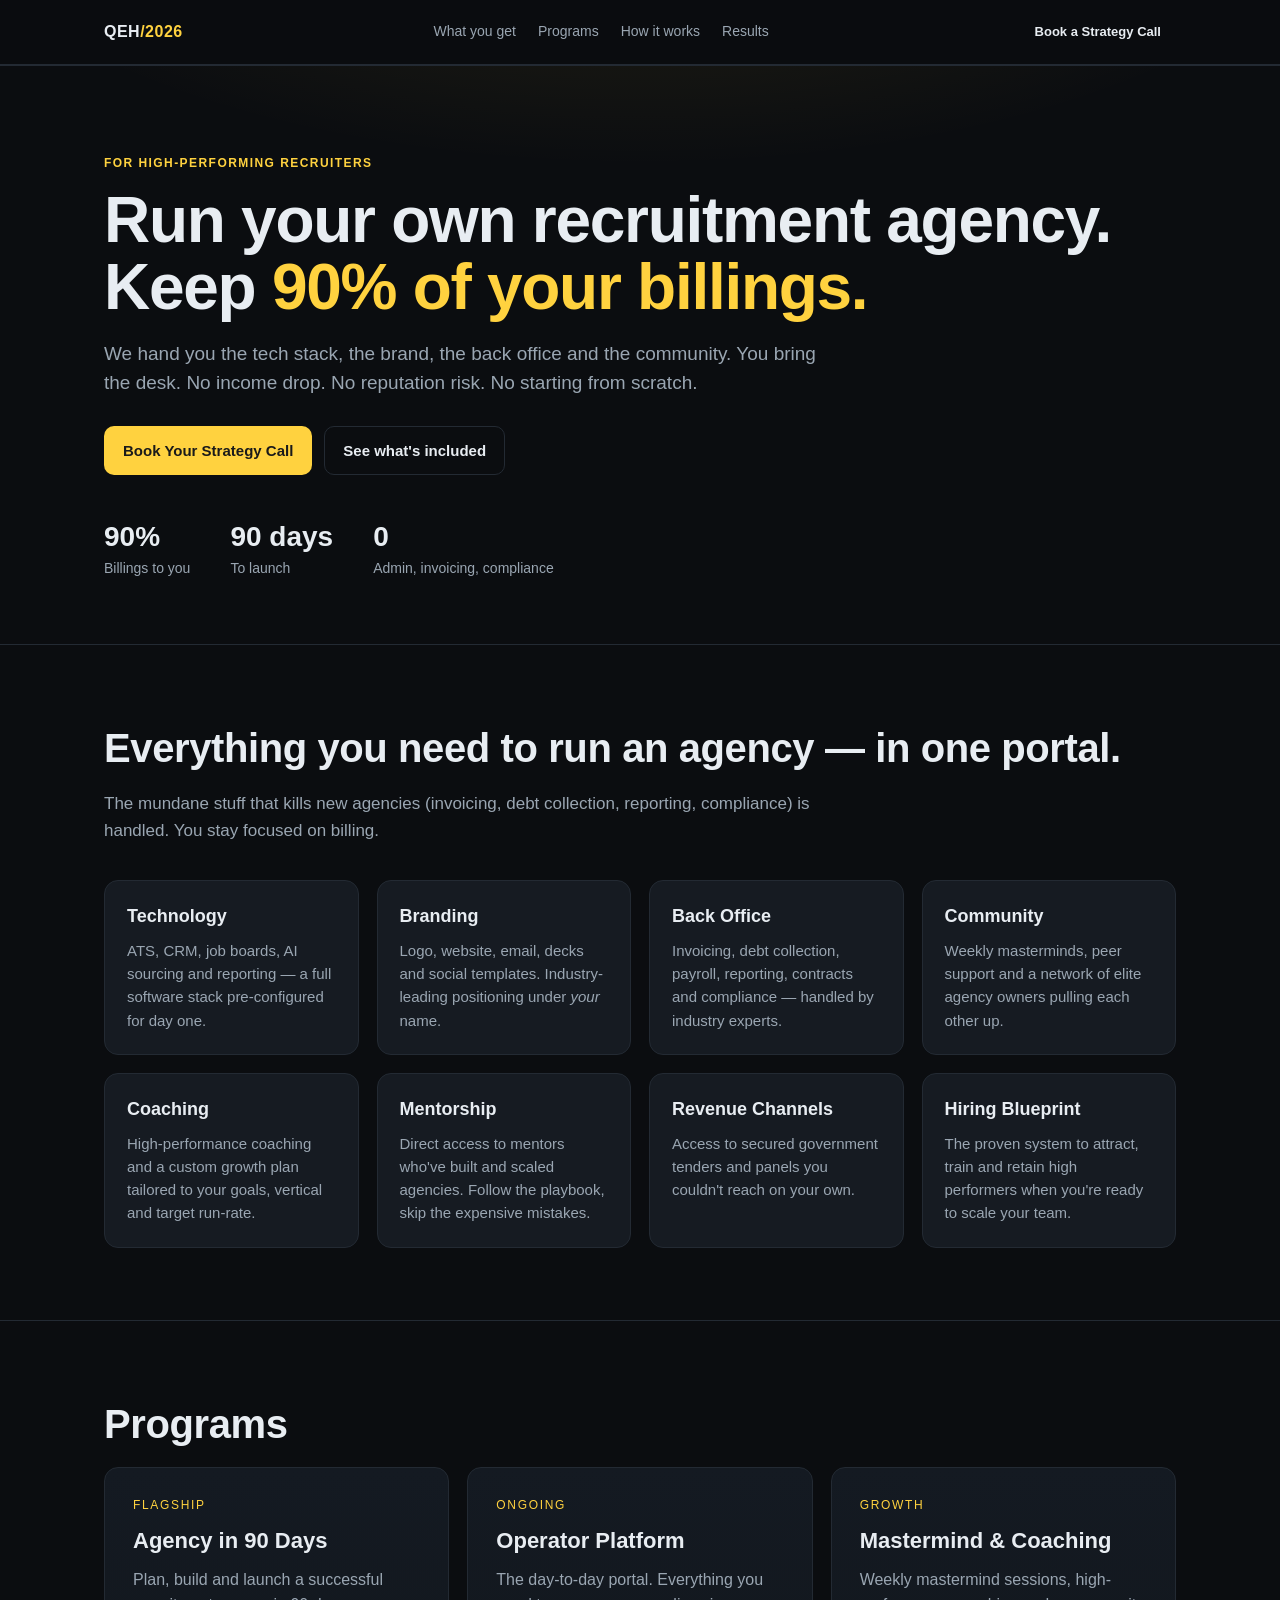
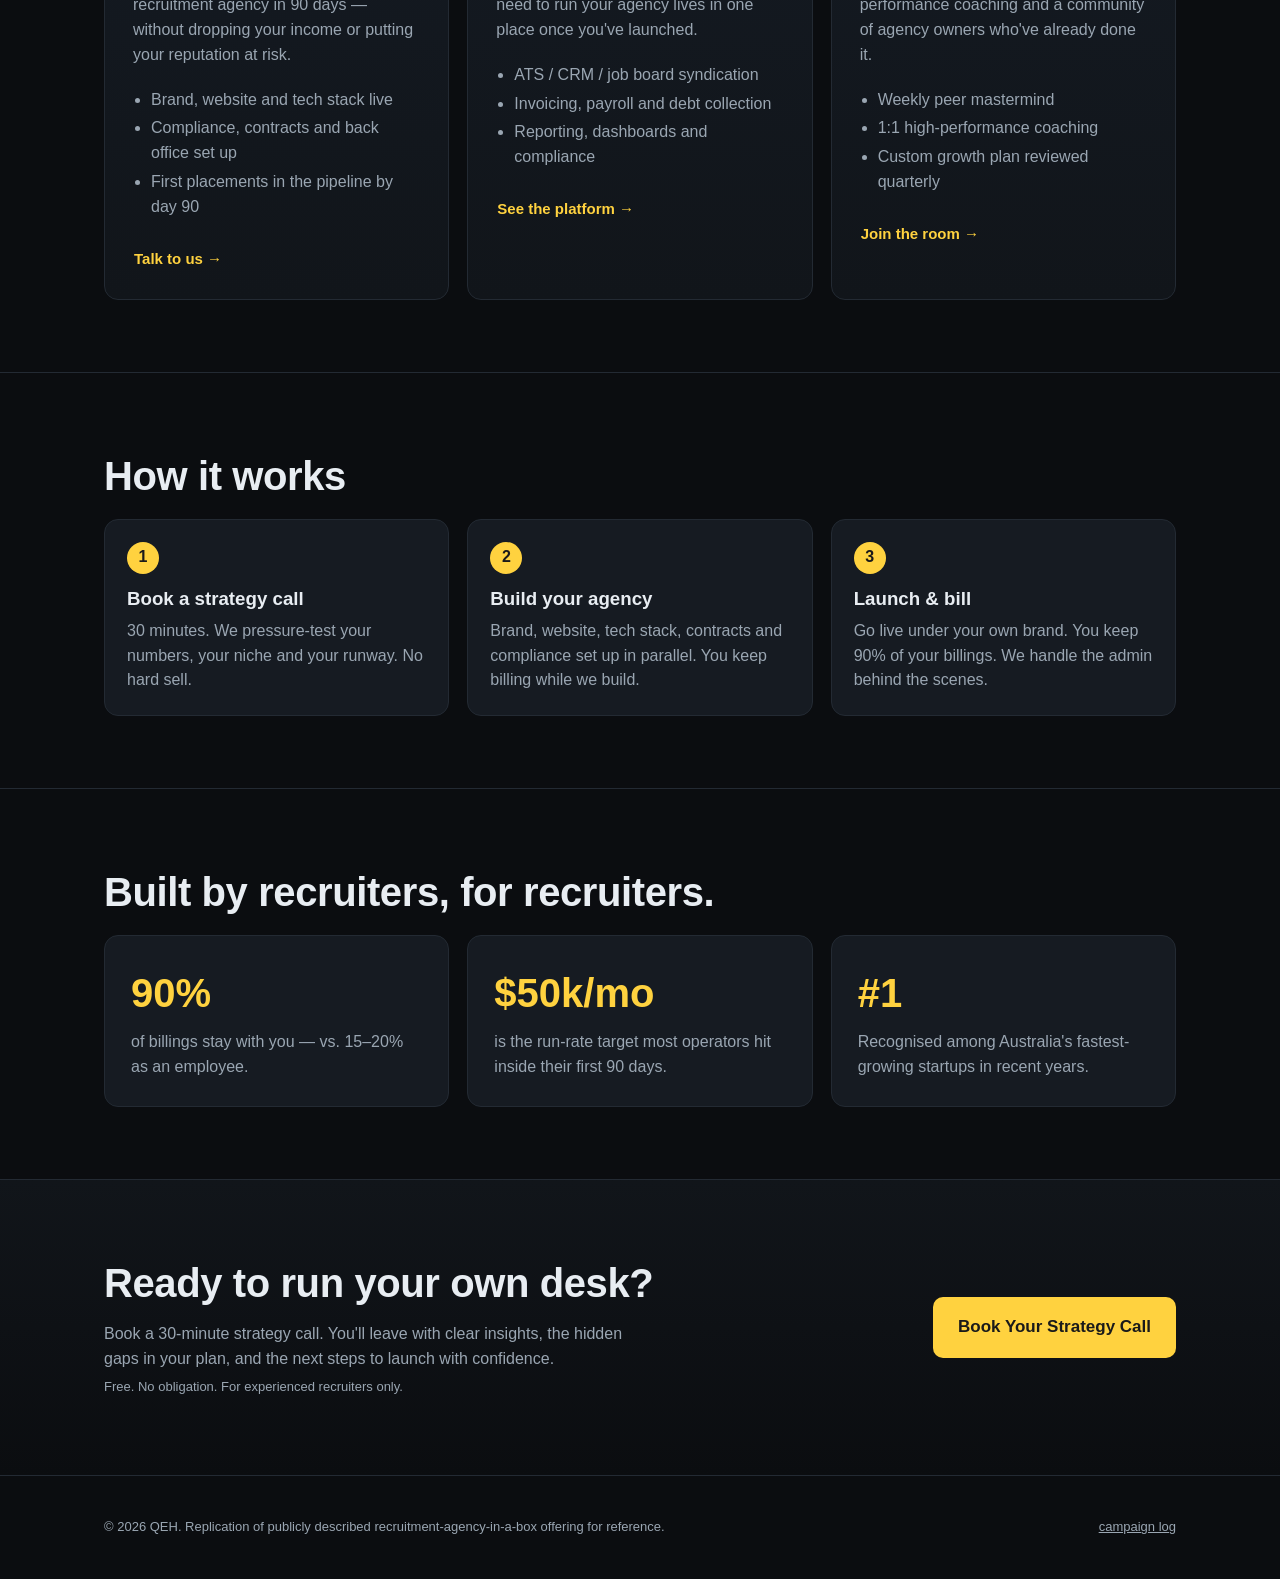
<file: index.html>
<!doctype html>
<html lang="en">
<head>
  <meta charset="utf-8" />
  <meta name="viewport" content="width=device-width, initial-scale=1" />
  <title>Launch Your Own Recruitment Agency — Keep 90% of Your Billings</title>
  <meta name="description" content="Start, run and grow your own recruitment agency. We give you the tech, brand, back office and community. You keep 90% of your billings." />
  <link rel="stylesheet" href="assets/styles.css" />
</head>
<body>
  <header class="nav">
    <div class="container nav-row">
      <a class="brand" href="#top">QEH<span>/2026</span></a>
      <nav>
        <a href="#offer">What you get</a>
        <a href="#programs">Programs</a>
        <a href="#how">How it works</a>
        <a href="#proof">Results</a>
      </nav>
      <a class="btn btn-sm" data-cta="nav" href="#book">Book a Strategy Call</a>
    </div>
  </header>

  <section id="top" class="hero">
    <div class="container">
      <p class="eyebrow">For high-performing recruiters</p>
      <h1>Run your own recruitment agency.<br/>Keep <span class="hl">90% of your billings.</span></h1>
      <p class="lede">We hand you the tech stack, the brand, the back office and the community. You bring the desk. No income drop. No reputation risk. No starting from scratch.</p>
      <div class="cta-row">
        <a class="btn btn-primary" data-cta="hero" href="#book">Book Your Strategy Call</a>
        <a class="btn btn-ghost" href="#offer">See what's included</a>
      </div>
      <ul class="hero-stats">
        <li><strong>90%</strong><span>Billings to you</span></li>
        <li><strong>90 days</strong><span>To launch</span></li>
        <li><strong>0</strong><span>Admin, invoicing, compliance</span></li>
      </ul>
    </div>
  </section>

  <section id="offer" class="offer">
    <div class="container">
      <h2>Everything you need to run an agency — in one portal.</h2>
      <p class="section-lede">The mundane stuff that kills new agencies (invoicing, debt collection, reporting, compliance) is handled. You stay focused on billing.</p>
      <div class="grid grid-4">
        <div class="card">
          <h3>Technology</h3>
          <p>ATS, CRM, job boards, AI sourcing and reporting — a full software stack pre-configured for day one.</p>
        </div>
        <div class="card">
          <h3>Branding</h3>
          <p>Logo, website, email, decks and social templates. Industry-leading positioning under <em>your</em> name.</p>
        </div>
        <div class="card">
          <h3>Back Office</h3>
          <p>Invoicing, debt collection, payroll, reporting, contracts and compliance — handled by industry experts.</p>
        </div>
        <div class="card">
          <h3>Community</h3>
          <p>Weekly masterminds, peer support and a network of elite agency owners pulling each other up.</p>
        </div>
        <div class="card">
          <h3>Coaching</h3>
          <p>High-performance coaching and a custom growth plan tailored to your goals, vertical and target run-rate.</p>
        </div>
        <div class="card">
          <h3>Mentorship</h3>
          <p>Direct access to mentors who've built and scaled agencies. Follow the playbook, skip the expensive mistakes.</p>
        </div>
        <div class="card">
          <h3>Revenue Channels</h3>
          <p>Access to secured government tenders and panels you couldn't reach on your own.</p>
        </div>
        <div class="card">
          <h3>Hiring Blueprint</h3>
          <p>The proven system to attract, train and retain high performers when you're ready to scale your team.</p>
        </div>
      </div>
    </div>
  </section>

  <section id="programs" class="programs">
    <div class="container">
      <h2>Programs</h2>
      <div class="grid grid-3">
        <article class="program">
          <p class="tag">Flagship</p>
          <h3>Agency in 90 Days</h3>
          <p>Plan, build and launch a successful recruitment agency in 90 days — without dropping your income or putting your reputation at risk.</p>
          <ul>
            <li>Brand, website and tech stack live</li>
            <li>Compliance, contracts and back office set up</li>
            <li>First placements in the pipeline by day 90</li>
          </ul>
          <a class="btn btn-link" data-cta="program-90" href="#book">Talk to us &rarr;</a>
        </article>
        <article class="program">
          <p class="tag">Ongoing</p>
          <h3>Operator Platform</h3>
          <p>The day-to-day portal. Everything you need to run your agency lives in one place once you've launched.</p>
          <ul>
            <li>ATS / CRM / job board syndication</li>
            <li>Invoicing, payroll and debt collection</li>
            <li>Reporting, dashboards and compliance</li>
          </ul>
          <a class="btn btn-link" data-cta="program-platform" href="#book">See the platform &rarr;</a>
        </article>
        <article class="program">
          <p class="tag">Growth</p>
          <h3>Mastermind &amp; Coaching</h3>
          <p>Weekly mastermind sessions, high-performance coaching and a community of agency owners who've already done it.</p>
          <ul>
            <li>Weekly peer mastermind</li>
            <li>1:1 high-performance coaching</li>
            <li>Custom growth plan reviewed quarterly</li>
          </ul>
          <a class="btn btn-link" data-cta="program-mastermind" href="#book">Join the room &rarr;</a>
        </article>
      </div>
    </div>
  </section>

  <section id="how" class="how">
    <div class="container">
      <h2>How it works</h2>
      <ol class="steps">
        <li>
          <span class="num">1</span>
          <h3>Book a strategy call</h3>
          <p>30 minutes. We pressure-test your numbers, your niche and your runway. No hard sell.</p>
        </li>
        <li>
          <span class="num">2</span>
          <h3>Build your agency</h3>
          <p>Brand, website, tech stack, contracts and compliance set up in parallel. You keep billing while we build.</p>
        </li>
        <li>
          <span class="num">3</span>
          <h3>Launch &amp; bill</h3>
          <p>Go live under your own brand. You keep 90% of your billings. We handle the admin behind the scenes.</p>
        </li>
      </ol>
    </div>
  </section>

  <section id="proof" class="proof">
    <div class="container">
      <h2>Built by recruiters, for recruiters.</h2>
      <div class="grid grid-3 proof-grid">
        <div class="stat">
          <strong>90%</strong>
          <p>of billings stay with you — vs. 15–20% as an employee.</p>
        </div>
        <div class="stat">
          <strong>$50k/mo</strong>
          <p>is the run-rate target most operators hit inside their first 90 days.</p>
        </div>
        <div class="stat">
          <strong>#1</strong>
          <p>Recognised among Australia's fastest-growing startups in recent years.</p>
        </div>
      </div>
    </div>
  </section>

  <section id="book" class="book">
    <div class="container book-row">
      <div>
        <h2>Ready to run your own desk?</h2>
        <p>Book a 30-minute strategy call. You'll leave with clear insights, the hidden gaps in your plan, and the next steps to launch with confidence.</p>
        <p class="small">Free. No obligation. For experienced recruiters only.</p>
      </div>
      <div>
        <a class="btn btn-primary btn-lg" data-cta="footer"
           href="https://www.xrecruiter.io/strategy-call?utm_source=linkedin&amp;utm_medium=social&amp;utm_campaign=xr-services&amp;utm_content=book-strategy-call">
          Book Your Strategy Call
        </a>
      </div>
    </div>
  </section>

  <footer class="footer">
    <div class="container footer-row">
      <p>&copy; 2026 QEH. Replication of publicly described recruitment-agency-in-a-box offering for reference.</p>
      <p><a href="campaigns/campaigns.json">campaign log</a></p>
    </div>
  </footer>

  <script src="assets/scrobe.js" defer></script>
</body>
</html>
</file>
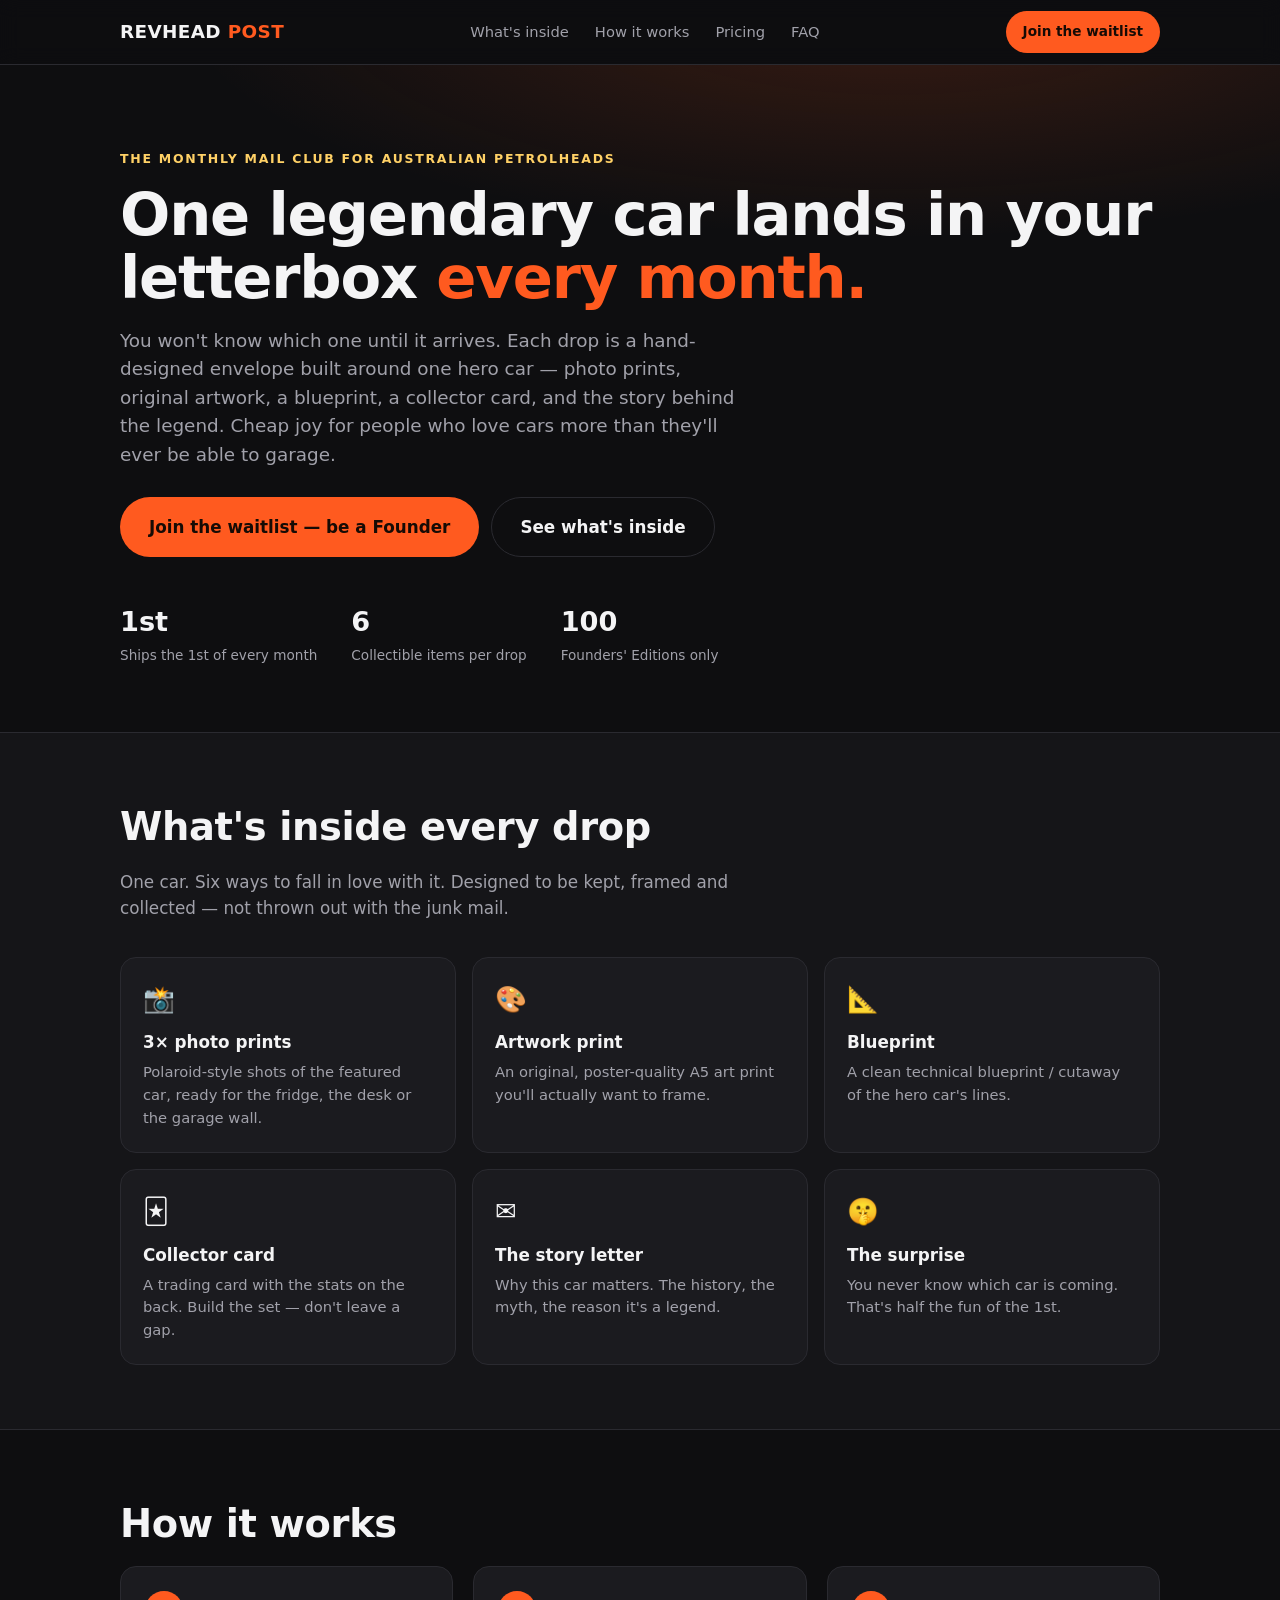
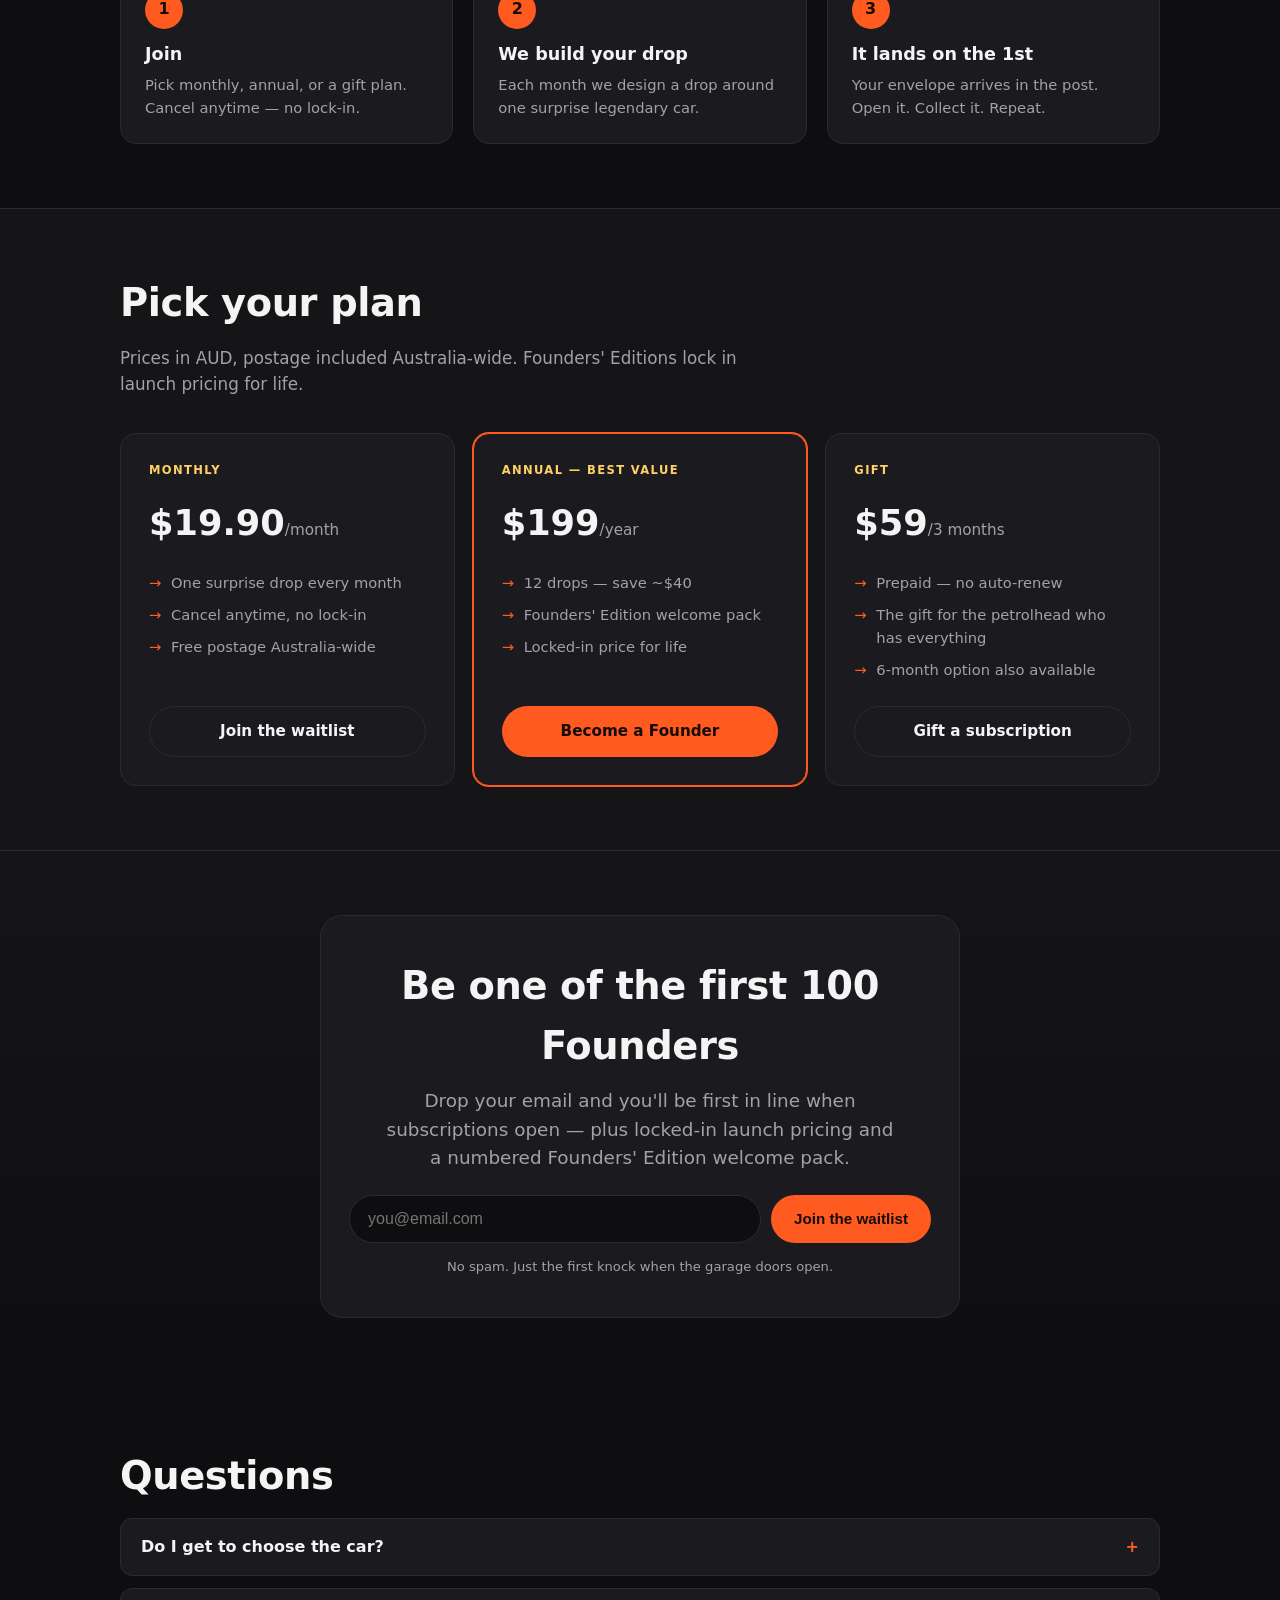
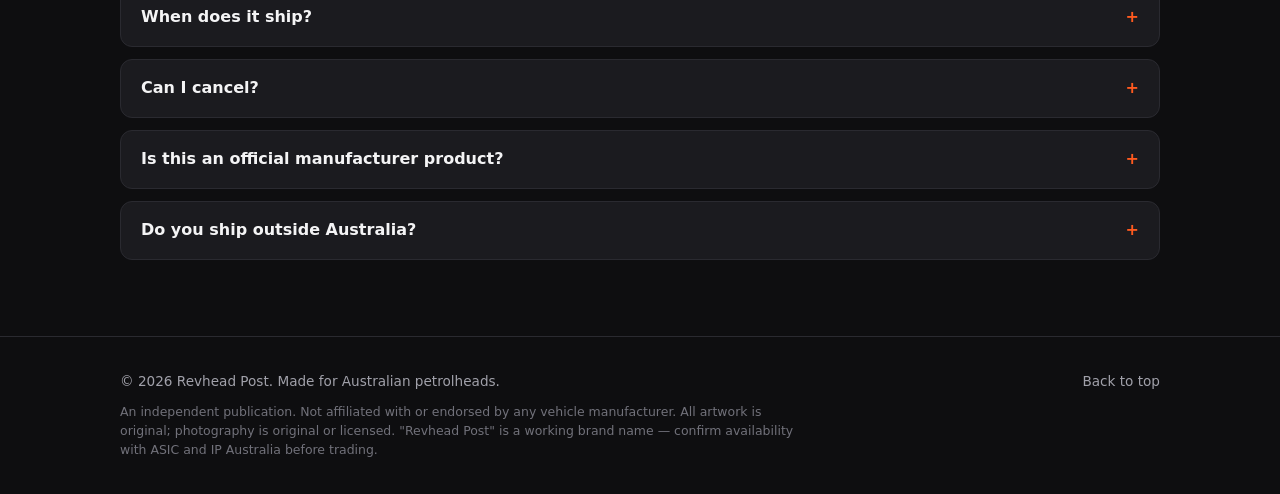
<file: petrolpost/site/index.html>
<!doctype html>
<html lang="en">
<head>
  <meta charset="utf-8" />
  <meta name="viewport" content="width=device-width, initial-scale=1" />
  <title>Revhead Post — One Legendary Car in Your Letterbox Every Month</title>
  <meta name="description" content="A monthly car-culture mail club for Australia. Every month, one surprise legendary car lands in your letterbox — photo prints, artwork, a blueprint, a collector card, and its story. Join the waitlist." />
  <link rel="preconnect" href="https://fonts.googleapis.com" />
  <link rel="stylesheet" href="styles.css" />
</head>
<body>
  <header class="nav">
    <div class="container nav-row">
      <a class="brand" href="#top">REVHEAD<span> POST</span></a>
      <nav>
        <a href="#inside">What's inside</a>
        <a href="#how">How it works</a>
        <a href="#pricing">Pricing</a>
        <a href="#faq">FAQ</a>
      </nav>
      <a class="btn btn-primary btn-sm" href="#waitlist">Join the waitlist</a>
    </div>
  </header>

  <!-- HERO -->
  <section id="top" class="hero">
    <div class="container">
      <p class="eyebrow">The monthly mail club for Australian petrolheads</p>
      <h1>One legendary car lands in your letterbox <span class="hl">every month.</span></h1>
      <p class="lede">You won't know which one until it arrives. Each drop is a
        hand-designed envelope built around one hero car — photo prints, original
        artwork, a blueprint, a collector card, and the story behind the legend.
        Cheap joy for people who love cars more than they'll ever be able to garage.</p>
      <div class="cta-row">
        <a class="btn btn-primary btn-lg" href="#waitlist">Join the waitlist — be a Founder</a>
        <a class="btn btn-ghost btn-lg" href="#inside">See what's inside</a>
      </div>
      <ul class="hero-stats">
        <li><strong>1st</strong><span>Ships the 1st of every month</span></li>
        <li><strong>6</strong><span>Collectible items per drop</span></li>
        <li><strong>100</strong><span>Founders' Editions only</span></li>
      </ul>
    </div>
  </section>

  <!-- WHAT'S INSIDE -->
  <section id="inside" class="alt">
    <div class="container">
      <h2>What's inside every drop</h2>
      <p class="section-lede">One car. Six ways to fall in love with it. Designed to
        be kept, framed and collected — not thrown out with the junk mail.</p>
      <div class="grid grid-3">
        <div class="card"><span class="ico">📸</span><h3>3× photo prints</h3><p>Polaroid-style shots of the featured car, ready for the fridge, the desk or the garage wall.</p></div>
        <div class="card"><span class="ico">🎨</span><h3>Artwork print</h3><p>An original, poster-quality A5 art print you'll actually want to frame.</p></div>
        <div class="card"><span class="ico">📐</span><h3>Blueprint</h3><p>A clean technical blueprint / cutaway of the hero car's lines.</p></div>
        <div class="card"><span class="ico">🃏</span><h3>Collector card</h3><p>A trading card with the stats on the back. Build the set — don't leave a gap.</p></div>
        <div class="card"><span class="ico">✉️</span><h3>The story letter</h3><p>Why this car matters. The history, the myth, the reason it's a legend.</p></div>
        <div class="card"><span class="ico">🤫</span><h3>The surprise</h3><p>You never know which car is coming. That's half the fun of the 1st.</p></div>
      </div>
    </div>
  </section>

  <!-- HOW IT WORKS -->
  <section id="how">
    <div class="container">
      <h2>How it works</h2>
      <ol class="steps">
        <li><span class="num">1</span><h3>Join</h3><p>Pick monthly, annual, or a gift plan. Cancel anytime — no lock-in.</p></li>
        <li><span class="num">2</span><h3>We build your drop</h3><p>Each month we design a drop around one surprise legendary car.</p></li>
        <li><span class="num">3</span><h3>It lands on the 1st</h3><p>Your envelope arrives in the post. Open it. Collect it. Repeat.</p></li>
      </ol>
    </div>
  </section>

  <!-- PRICING -->
  <section id="pricing" class="alt">
    <div class="container">
      <h2>Pick your plan</h2>
      <p class="section-lede">Prices in AUD, postage included Australia-wide. Founders'
        Editions lock in launch pricing for life.</p>
      <div class="tiers">
        <div class="tier">
          <p class="tag">Monthly</p>
          <div class="price">$19.90<span>/month</span></div>
          <ul>
            <li>One surprise drop every month</li>
            <li>Cancel anytime, no lock-in</li>
            <li>Free postage Australia-wide</li>
          </ul>
          <a class="btn btn-ghost" href="#waitlist">Join the waitlist</a>
        </div>
        <div class="tier feat">
          <p class="tag">Annual — best value</p>
          <div class="price">$199<span>/year</span></div>
          <ul>
            <li>12 drops — save ~$40</li>
            <li>Founders' Edition welcome pack</li>
            <li>Locked-in price for life</li>
          </ul>
          <a class="btn btn-primary" href="#waitlist">Become a Founder</a>
        </div>
        <div class="tier">
          <p class="tag">Gift</p>
          <div class="price">$59<span>/3 months</span></div>
          <ul>
            <li>Prepaid — no auto-renew</li>
            <li>The gift for the petrolhead who has everything</li>
            <li>6-month option also available</li>
          </ul>
          <a class="btn btn-ghost" href="#waitlist">Gift a subscription</a>
        </div>
      </div>
    </div>
  </section>

  <!-- WAITLIST -->
  <section id="waitlist" class="book">
    <div class="container">
      <div class="waitlist">
        <h2>Be one of the first 100 Founders</h2>
        <p class="lede" style="margin:12px auto 0;max-width:520px">Drop your email and
          you'll be first in line when subscriptions open — plus locked-in launch
          pricing and a numbered Founders' Edition welcome pack.</p>
        <!-- Connect this form to Shopify, Klaviyo, Mailchimp or Formspree.
             Replace the action URL below with your real endpoint. -->
        <form id="waitlist-form" action="#" method="post" novalidate>
          <input type="email" name="email" placeholder="you@email.com" required aria-label="Email address" />
          <button class="btn btn-primary" type="submit">Join the waitlist</button>
        </form>
        <p class="note" id="waitlist-note">You're on the list — watch your inbox. 🏁</p>
        <p class="small">No spam. Just the first knock when the garage doors open.</p>
      </div>
    </div>
  </section>

  <!-- FAQ -->
  <section id="faq">
    <div class="container faq">
      <h2>Questions</h2>
      <details><summary>Do I get to choose the car?</summary><p>No — that's the whole point. Every drop is a surprise built around one legendary car. Founders help vote on future cars once you're subscribed.</p></details>
      <details><summary>When does it ship?</summary><p>Every drop lodges with Australia Post on the 1st of the month, so it lands in your letterbox in the first few days.</p></details>
      <details><summary>Can I cancel?</summary><p>Anytime, straight from your account. Monthly plans stop at the end of your current cycle — no lock-in, no phone calls.</p></details>
      <details><summary>Is this an official manufacturer product?</summary><p>No. Revhead Post is an independent car-culture publication and is not affiliated with or endorsed by any vehicle manufacturer. We create our own original artwork and licensed or original photography.</p></details>
      <details><summary>Do you ship outside Australia?</summary><p>We're launching Australia-wide first. International shipping is on the roadmap — join the waitlist to hear when it opens.</p></details>
    </div>
  </section>

  <footer class="footer">
    <div class="container">
      <div class="footer-row">
        <p>&copy; 2026 Revhead Post. Made for Australian petrolheads.</p>
        <p><a href="#top">Back to top</a></p>
      </div>
      <p class="disclaimer">An independent publication. Not affiliated with or endorsed
        by any vehicle manufacturer. All artwork is original; photography is original or
        licensed. "Revhead Post" is a working brand name — confirm availability with ASIC
        and IP Australia before trading.</p>
    </div>
  </footer>

  <script>
    // Placeholder waitlist handler — swap for your Shopify/Klaviyo/Formspree endpoint.
    document.getElementById('waitlist-form').addEventListener('submit', function(e){
      e.preventDefault();
      var email = this.email.value.trim();
      if(!email || email.indexOf('@') === -1){ this.email.focus(); return; }
      // TODO: POST `email` to your email provider here.
      document.getElementById('waitlist-note').style.display = 'block';
      this.reset();
    });
  </script>
</body>
</html>
</file>
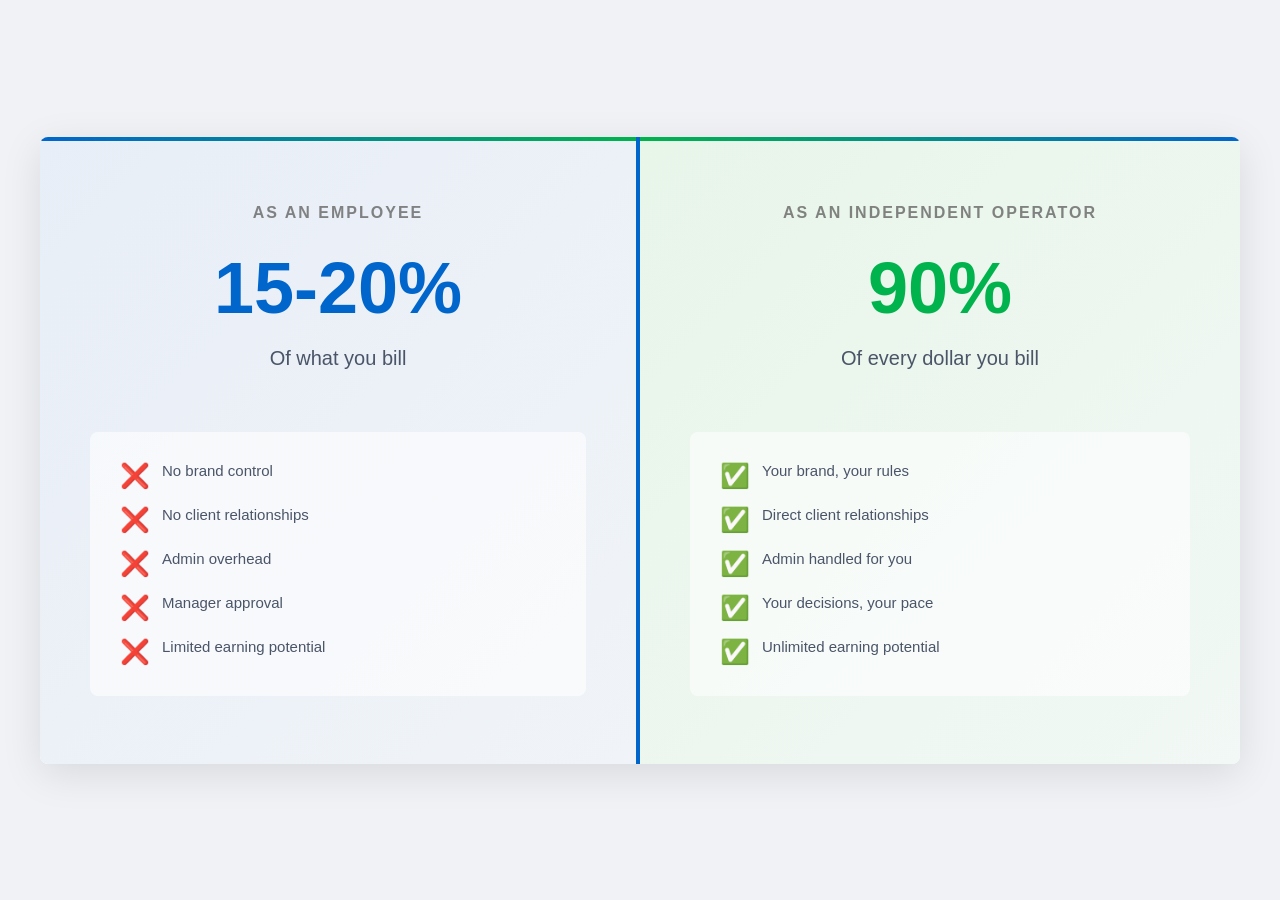
<file: posts/linkedin-visual-2026-07-07.html>
<!DOCTYPE html>
<html lang="en">
<head>
    <meta charset="UTF-8">
    <meta name="viewport" content="width=device-width, initial-scale=1.0">
    <title>QEH 90% Earnings Contrast - LinkedIn Visual</title>
    <style>
        * {
            margin: 0;
            padding: 0;
            box-sizing: border-box;
        }

        body {
            font-family: -apple-system, BlinkMacSystemFont, 'Segoe UI', Roboto, 'Helvetica Neue', Arial, sans-serif;
            background: #f0f2f5;
            padding: 20px;
            display: flex;
            justify-content: center;
            align-items: center;
            min-height: 100vh;
        }

        .linkedin-post {
            width: 1200px;
            height: 627px;
            background: linear-gradient(135deg, #ffffff 0%, #f7f9fc 100%);
            border-radius: 8px;
            box-shadow: 0 10px 40px rgba(0, 0, 0, 0.1);
            display: grid;
            grid-template-columns: 1fr 1fr;
            overflow: hidden;
            position: relative;
        }

        .section {
            padding: 60px 50px;
            display: flex;
            flex-direction: column;
            justify-content: center;
            align-items: center;
            text-align: center;
        }

        .section-left {
            background: linear-gradient(135deg, #e8eef7 0%, #f0f4f8 100%);
            border-right: 4px solid #0066cc;
            position: relative;
        }

        .section-left::before {
            content: '';
            position: absolute;
            top: 0;
            left: 0;
            right: 0;
            height: 4px;
            background: linear-gradient(90deg, #0066cc, #00b34d);
        }

        .section-right {
            background: linear-gradient(135deg, #e8f5e9 0%, #f1f8f5 100%);
            position: relative;
        }

        .section-right::before {
            content: '';
            position: absolute;
            top: 0;
            left: 0;
            right: 0;
            height: 4px;
            background: linear-gradient(90deg, #00b34d, #0066cc);
        }

        .label {
            font-size: 16px;
            font-weight: 600;
            color: #666;
            text-transform: uppercase;
            letter-spacing: 2px;
            margin-bottom: 30px;
            opacity: 0.8;
        }

        .amount-main {
            font-size: 72px;
            font-weight: 900;
            line-height: 1;
            margin-bottom: 20px;
            color: #0066cc;
        }

        .section-right .amount-main {
            color: #00b34d;
        }

        .amount-description {
            font-size: 20px;
            font-weight: 500;
            color: #4a5568;
            margin-bottom: 40px;
            line-height: 1.4;
        }

        .features {
            width: 100%;
            text-align: left;
            display: inline-block;
            background: rgba(255, 255, 255, 0.6);
            padding: 30px;
            border-radius: 8px;
            margin-top: 20px;
        }

        .feature {
            display: flex;
            align-items: flex-start;
            margin-bottom: 16px;
            font-size: 15px;
            color: #4a5568;
            font-weight: 500;
        }

        .feature:last-child {
            margin-bottom: 0;
        }

        .feature-icon {
            font-size: 24px;
            margin-right: 12px;
            min-width: 30px;
        }

        .cta {
            display: inline-block;
            background: linear-gradient(135deg, #0066cc, #0052a3);
            color: white;
            padding: 14px 32px;
            border-radius: 6px;
            font-weight: 600;
            font-size: 16px;
            margin-top: 30px;
            text-decoration: none;
            box-shadow: 0 4px 12px rgba(0, 102, 204, 0.3);
            transition: transform 0.2s, box-shadow 0.2s;
        }

        .cta:hover {
            transform: translateY(-2px);
            box-shadow: 0 6px 16px rgba(0, 102, 204, 0.4);
        }

        .footer-banner {
            position: absolute;
            bottom: 0;
            left: 0;
            right: 0;
            background: #0066cc;
            color: white;
            padding: 16px;
            font-size: 14px;
            font-weight: 600;
            text-align: center;
            display: none;
        }

        /* Responsive adjustments */
        @media (max-width: 1024px) {
            .linkedin-post {
                width: 100%;
                max-width: 800px;
            }

            .amount-main {
                font-size: 56px;
            }

            .section {
                padding: 40px 30px;
            }
        }

        .arrow {
            font-size: 32px;
            margin: 20px 0;
            opacity: 0.6;
        }

        .comparison-text {
            font-size: 18px;
            color: #666;
            font-weight: 500;
            margin-bottom: 20px;
            padding: 20px;
            background: rgba(255, 255, 255, 0.5);
            border-radius: 6px;
        }
    </style>
</head>
<body>
    <div class="linkedin-post">
        <div class="section section-left">
            <div class="label">As an Employee</div>
            <div class="amount-main">15-20%</div>
            <div class="amount-description">Of what you bill</div>

            <div class="features">
                <div class="feature">
                    <span class="feature-icon">❌</span>
                    <span>No brand control</span>
                </div>
                <div class="feature">
                    <span class="feature-icon">❌</span>
                    <span>No client relationships</span>
                </div>
                <div class="feature">
                    <span class="feature-icon">❌</span>
                    <span>Admin overhead</span>
                </div>
                <div class="feature">
                    <span class="feature-icon">❌</span>
                    <span>Manager approval</span>
                </div>
                <div class="feature">
                    <span class="feature-icon">❌</span>
                    <span>Limited earning potential</span>
                </div>
            </div>
        </div>

        <div class="section section-right">
            <div class="label">As an Independent Operator</div>
            <div class="amount-main">90%</div>
            <div class="amount-description">Of every dollar you bill</div>

            <div class="features">
                <div class="feature">
                    <span class="feature-icon">✅</span>
                    <span>Your brand, your rules</span>
                </div>
                <div class="feature">
                    <span class="feature-icon">✅</span>
                    <span>Direct client relationships</span>
                </div>
                <div class="feature">
                    <span class="feature-icon">✅</span>
                    <span>Admin handled for you</span>
                </div>
                <div class="feature">
                    <span class="feature-icon">✅</span>
                    <span>Your decisions, your pace</span>
                </div>
                <div class="feature">
                    <span class="feature-icon">✅</span>
                    <span>Unlimited earning potential</span>
                </div>
            </div>
        </div>
    </div>
</body>
</html>
</file>
<file: assets/styles.css>
:root {
  --bg: #0b0d10;
  --bg-2: #11151a;
  --panel: #161b22;
  --line: #232a33;
  --text: #e8edf2;
  --muted: #9aa6b2;
  --accent: #ffd23f;
  --accent-2: #ff7a59;
  --good: #4ade80;
  --radius: 14px;
  --maxw: 1120px;
}

* { box-sizing: border-box; }
html, body { margin: 0; padding: 0; }
body {
  font-family: -apple-system, BlinkMacSystemFont, "Segoe UI", Inter, Roboto, "Helvetica Neue", Arial, sans-serif;
  background: var(--bg);
  color: var(--text);
  line-height: 1.55;
  -webkit-font-smoothing: antialiased;
}

a { color: inherit; text-decoration: none; }
.container { max-width: var(--maxw); margin: 0 auto; padding: 0 24px; }

/* nav */
.nav {
  position: sticky; top: 0; z-index: 10;
  background: rgba(11,13,16,.85);
  backdrop-filter: saturate(140%) blur(8px);
  border-bottom: 1px solid var(--line);
}
.nav-row { display: flex; align-items: center; justify-content: space-between; height: 64px; gap: 16px; }
.brand { font-weight: 800; letter-spacing: .5px; }
.brand span { color: var(--accent); }
.nav nav { display: flex; gap: 22px; }
.nav nav a { color: var(--muted); font-size: 14px; }
.nav nav a:hover { color: var(--text); }

/* buttons */
.btn {
  display: inline-block; padding: 12px 18px; border-radius: 10px;
  font-weight: 600; font-size: 15px; border: 1px solid transparent;
  transition: transform .05s ease, background .2s ease, border-color .2s ease;
}
.btn:active { transform: translateY(1px); }
.btn-sm { padding: 8px 14px; font-size: 13px; }
.btn-lg { padding: 16px 24px; font-size: 17px; }
.btn-primary { background: var(--accent); color: #1a1a1a; }
.btn-primary:hover { background: #ffdd66; }
.btn-ghost { border-color: var(--line); color: var(--text); }
.btn-ghost:hover { border-color: var(--muted); }
.btn-link { color: var(--accent); padding: 0; }

/* hero */
.hero { padding: 88px 0 64px; background: radial-gradient(1200px 500px at 50% -200px, rgba(255,210,63,.12), transparent 60%); }
.eyebrow { color: var(--accent); font-weight: 600; letter-spacing: .12em; text-transform: uppercase; font-size: 12px; margin: 0 0 14px; }
.hero h1 { font-size: clamp(36px, 6vw, 64px); line-height: 1.05; margin: 0 0 18px; letter-spacing: -.02em; }
.hl { color: var(--accent); }
.lede { color: var(--muted); font-size: 19px; max-width: 720px; margin: 0 0 28px; }
.cta-row { display: flex; gap: 12px; flex-wrap: wrap; margin-bottom: 40px; }
.hero-stats { display: flex; gap: 40px; padding: 0; margin: 0; list-style: none; flex-wrap: wrap; }
.hero-stats li { display: flex; flex-direction: column; }
.hero-stats strong { font-size: 28px; color: var(--text); }
.hero-stats span { color: var(--muted); font-size: 14px; }

/* sections */
section { padding: 72px 0; border-top: 1px solid var(--line); }
section h2 { font-size: clamp(28px, 3.4vw, 40px); letter-spacing: -.01em; margin: 0 0 12px; }
.section-lede { color: var(--muted); max-width: 720px; margin: 0 0 36px; font-size: 17px; }

/* grids */
.grid { display: grid; gap: 18px; }
.grid-3 { grid-template-columns: repeat(3, 1fr); }
.grid-4 { grid-template-columns: repeat(4, 1fr); }
@media (max-width: 900px) { .grid-3, .grid-4 { grid-template-columns: repeat(2, 1fr); } }
@media (max-width: 560px) { .grid-3, .grid-4 { grid-template-columns: 1fr; } }

.card {
  background: var(--panel);
  border: 1px solid var(--line);
  border-radius: var(--radius);
  padding: 22px;
}
.card h3 { margin: 0 0 8px; font-size: 18px; }
.card p { margin: 0; color: var(--muted); font-size: 15px; }

/* programs */
.program {
  background: linear-gradient(180deg, #141a22, #11151a);
  border: 1px solid var(--line);
  border-radius: var(--radius);
  padding: 28px;
  display: flex; flex-direction: column; gap: 10px;
}
.program .tag { color: var(--accent); font-size: 12px; letter-spacing: .14em; text-transform: uppercase; margin: 0; }
.program h3 { margin: 0; font-size: 22px; }
.program p { color: var(--muted); margin: 0; }
.program ul { padding-left: 18px; color: var(--muted); margin: 6px 0 12px; }
.program ul li { margin: 4px 0; }

/* steps */
.steps { list-style: none; padding: 0; margin: 0; display: grid; grid-template-columns: repeat(3, 1fr); gap: 18px; }
@media (max-width: 800px) { .steps { grid-template-columns: 1fr; } }
.steps li { background: var(--panel); border: 1px solid var(--line); border-radius: var(--radius); padding: 22px; position: relative; }
.steps .num { display: inline-flex; align-items: center; justify-content: center; width: 32px; height: 32px; border-radius: 50%; background: var(--accent); color: #1a1a1a; font-weight: 800; margin-bottom: 10px; }
.steps h3 { margin: 0 0 6px; }
.steps p { color: var(--muted); margin: 0; }

/* proof */
.proof-grid .stat { background: var(--panel); border: 1px solid var(--line); border-radius: var(--radius); padding: 26px; }
.proof-grid .stat strong { display: block; font-size: 40px; color: var(--accent); margin-bottom: 6px; }
.proof-grid .stat p { color: var(--muted); margin: 0; }

/* book */
.book { background: linear-gradient(180deg, #11151a, #0b0d10); }
.book-row { display: flex; align-items: center; justify-content: space-between; gap: 28px; flex-wrap: wrap; }
.book h2 { margin: 0 0 8px; }
.book p { color: var(--muted); margin: 0 0 6px; max-width: 540px; }
.book .small { font-size: 13px; }

/* footer */
.footer { padding: 28px 0; color: var(--muted); border-top: 1px solid var(--line); }
.footer-row { display: flex; justify-content: space-between; flex-wrap: wrap; gap: 8px; font-size: 13px; }
.footer a { color: var(--muted); text-decoration: underline; }
</file>
<file: petrolpost/site/styles.css>
:root{
  --bg:#0e0e10;
  --bg-2:#151518;
  --card:#1b1b1f;
  --line:#2a2a30;
  --ink:#f4f4f5;
  --muted:#a1a1aa;
  --accent:#ff5a1f;      /* petrol-orange */
  --accent-2:#ffd166;    /* chrome-gold */
  --radius:16px;
  --maxw:1080px;
  font-synthesis:none;
}
*{box-sizing:border-box;margin:0;padding:0}
html{scroll-behavior:smooth}
body{
  background:var(--bg);
  color:var(--ink);
  font-family:'Inter',system-ui,-apple-system,'Segoe UI',Roboto,Arial,sans-serif;
  line-height:1.55;
  -webkit-font-smoothing:antialiased;
}
.container{max-width:var(--maxw);margin:0 auto;padding:0 20px}
a{color:inherit;text-decoration:none}
img{max-width:100%}

/* nav */
.nav{position:sticky;top:0;z-index:50;background:rgba(14,14,16,.85);backdrop-filter:blur(10px);border-bottom:1px solid var(--line)}
.nav-row{display:flex;align-items:center;justify-content:space-between;height:64px}
.brand{font-weight:800;letter-spacing:.02em;font-size:1.15rem}
.brand span{color:var(--accent)}
.nav nav{display:none;gap:26px}
.nav nav a{color:var(--muted);font-size:.92rem;font-weight:500}
.nav nav a:hover{color:var(--ink)}
@media(min-width:820px){.nav nav{display:flex}}

/* buttons */
.btn{display:inline-block;border-radius:999px;padding:13px 22px;font-weight:700;font-size:.95rem;cursor:pointer;border:1px solid transparent;transition:.15s transform,.15s background}
.btn:hover{transform:translateY(-1px)}
.btn-primary{background:var(--accent);color:#160b05}
.btn-primary:hover{background:#ff6b33}
.btn-ghost{background:transparent;border-color:var(--line);color:var(--ink)}
.btn-sm{padding:9px 16px;font-size:.85rem}
.btn-lg{padding:16px 28px;font-size:1.05rem}

/* hero */
.hero{position:relative;padding:84px 0 64px;background:radial-gradient(1200px 400px at 70% -10%,rgba(255,90,31,.18),transparent 60%),var(--bg)}
.eyebrow{color:var(--accent-2);font-weight:700;text-transform:uppercase;letter-spacing:.14em;font-size:.78rem;margin-bottom:16px}
.hero h1{font-size:clamp(2.1rem,5.5vw,3.7rem);line-height:1.05;font-weight:800;letter-spacing:-.02em;margin-bottom:18px}
.hero h1 .hl{color:var(--accent)}
.lede{color:var(--muted);font-size:1.15rem;max-width:620px;margin-bottom:28px}
.cta-row{display:flex;gap:12px;flex-wrap:wrap}
.hero-stats{list-style:none;display:flex;gap:34px;margin-top:44px;flex-wrap:wrap}
.hero-stats strong{display:block;font-size:1.7rem;color:var(--ink)}
.hero-stats span{color:var(--muted);font-size:.85rem}

/* sections */
section{padding:64px 0}
h2{font-size:clamp(1.6rem,3.5vw,2.4rem);font-weight:800;letter-spacing:-.01em;margin-bottom:12px}
.section-lede{color:var(--muted);max-width:640px;margin-bottom:36px;font-size:1.05rem}
.alt{background:var(--bg-2);border-top:1px solid var(--line);border-bottom:1px solid var(--line)}

/* box contents grid */
.grid{display:grid;gap:16px}
.grid-3{grid-template-columns:1fr}
.grid-4{grid-template-columns:1fr 1fr}
@media(min-width:720px){.grid-3{grid-template-columns:repeat(3,1fr)}.grid-4{grid-template-columns:repeat(4,1fr)}}
.card{background:var(--card);border:1px solid var(--line);border-radius:var(--radius);padding:22px}
.card h3{font-size:1.05rem;margin-bottom:6px}
.card p{color:var(--muted);font-size:.92rem}
.card .ico{font-size:1.6rem;margin-bottom:10px;display:block}

/* steps */
.steps{list-style:none;counter-reset:s;display:grid;gap:20px}
@media(min-width:720px){.steps{grid-template-columns:repeat(3,1fr)}}
.steps li{background:var(--card);border:1px solid var(--line);border-radius:var(--radius);padding:24px;position:relative}
.num{display:inline-flex;align-items:center;justify-content:center;width:38px;height:38px;border-radius:50%;background:var(--accent);color:#160b05;font-weight:800;margin-bottom:12px}
.steps h3{font-size:1.1rem;margin-bottom:6px}
.steps p{color:var(--muted);font-size:.92rem}

/* pricing */
.tiers{display:grid;gap:18px}
@media(min-width:820px){.tiers{grid-template-columns:repeat(3,1fr)}}
.tier{background:var(--card);border:1px solid var(--line);border-radius:var(--radius);padding:28px;display:flex;flex-direction:column}
.tier.feat{border-color:var(--accent);box-shadow:0 0 0 1px var(--accent)}
.tier .tag{font-size:.72rem;text-transform:uppercase;letter-spacing:.12em;color:var(--accent-2);font-weight:700;margin-bottom:10px}
.tier .price{font-size:2.2rem;font-weight:800;margin:6px 0}
.tier .price span{font-size:.95rem;color:var(--muted);font-weight:500}
.tier ul{list-style:none;margin:16px 0 24px;display:grid;gap:9px}
.tier ul li{color:var(--muted);font-size:.92rem;padding-left:22px;position:relative}
.tier ul li:before{content:"→";position:absolute;left:0;color:var(--accent)}
.tier .btn{margin-top:auto;text-align:center}

/* waitlist */
.book{background:linear-gradient(180deg,var(--bg-2),var(--bg))}
.waitlist{background:var(--card);border:1px solid var(--line);border-radius:22px;padding:40px 28px;text-align:center;max-width:640px;margin:0 auto}
.waitlist form{display:flex;gap:10px;margin-top:22px;flex-wrap:wrap;justify-content:center}
.waitlist input{flex:1;min-width:240px;background:var(--bg);border:1px solid var(--line);color:var(--ink);border-radius:999px;padding:14px 18px;font-size:1rem}
.waitlist input:focus{outline:none;border-color:var(--accent)}
.small{color:var(--muted);font-size:.82rem;margin-top:14px}
.note{color:var(--accent-2);font-size:.9rem;margin-top:14px;display:none}

/* faq */
.faq details{background:var(--card);border:1px solid var(--line);border-radius:12px;padding:16px 20px;margin-bottom:12px}
.faq summary{font-weight:600;cursor:pointer;list-style:none}
.faq summary::-webkit-details-marker{display:none}
.faq summary:after{content:"+";float:right;color:var(--accent);font-weight:800}
.faq details[open] summary:after{content:"–"}
.faq p{color:var(--muted);font-size:.94rem;margin-top:12px}

/* footer */
.footer{border-top:1px solid var(--line);padding:34px 0;color:var(--muted);font-size:.85rem}
.footer-row{display:flex;justify-content:space-between;gap:16px;flex-wrap:wrap}
.footer a{color:var(--muted)}
.footer a:hover{color:var(--ink)}
.disclaimer{font-size:.78rem;color:#71717a;margin-top:10px;max-width:680px}
</file>
